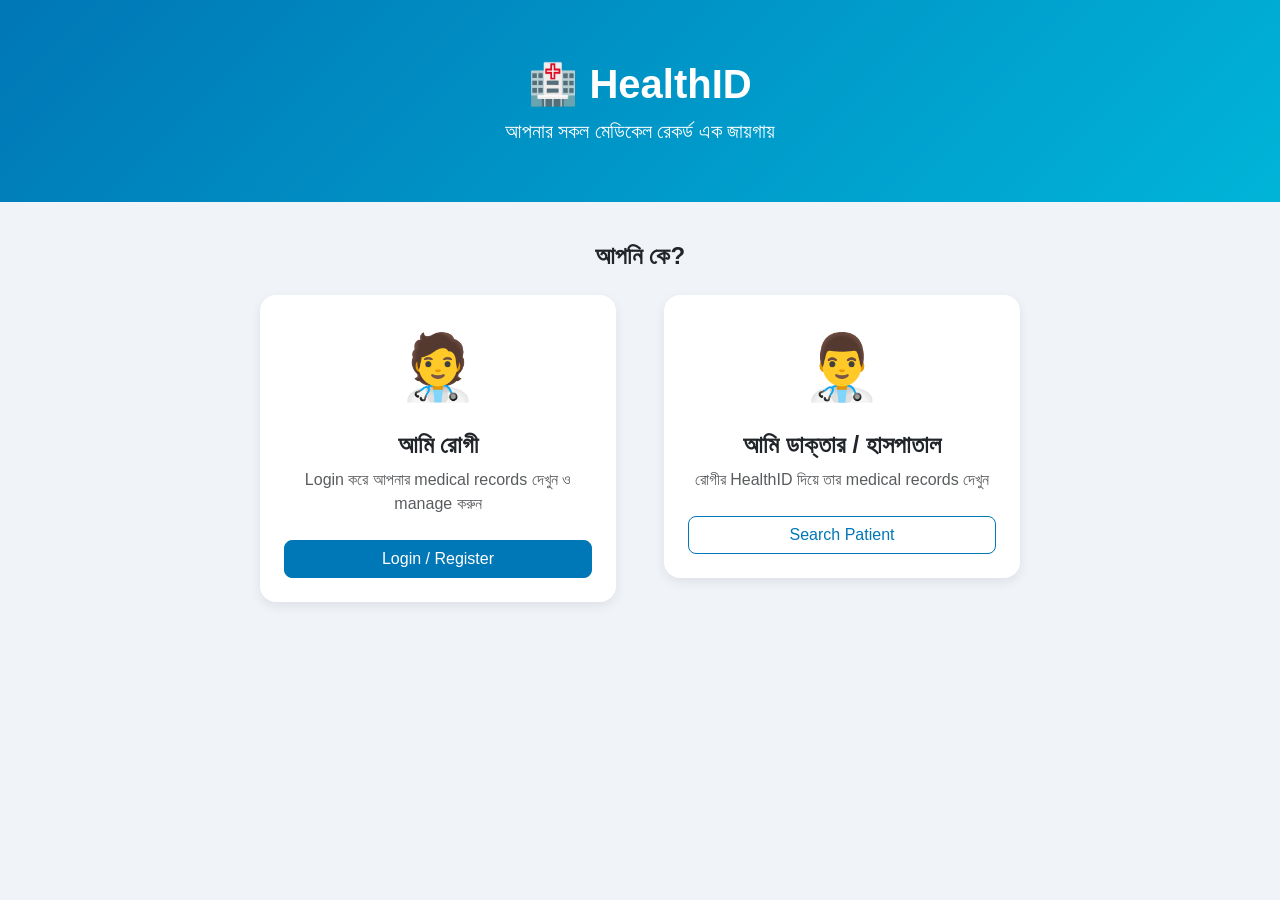
<file: templates/home.html>
<!DOCTYPE html>
<html lang="en">
<head>
    <meta charset="UTF-8">
    <meta name="viewport" content="width=device-width, initial-scale=1.0">
    <title>HealthID</title>
    <link href="https://cdn.jsdelivr.net/npm/bootstrap@5.3.0/dist/css/bootstrap.min.css" rel="stylesheet">
    <link rel="stylesheet" href="/static/styles.css">
    <style>
        .role-card {
            cursor: pointer;
            transition: transform 0.2s, box-shadow 0.2s;
            border-radius: 16px;
        }
        .role-card:hover {
            transform: translateY(-6px);
            box-shadow: 0 8px 24px rgba(0,0,0,0.15);
        }
        .hero {
            background: linear-gradient(135deg, #0077b6, #00b4d8);
            color: white;
            padding: 60px 0 40px 0;
            text-align: center;
            margin-bottom: 40px;
        }
    </style>
</head>
<body>
    <div class="hero">
        <h1 class="fw-bold">🏥 HealthID</h1>
        <p class="fs-5">আপনার সকল মেডিকেল রেকর্ড এক জায়গায়</p>
    </div>

    <div class="container">
        <h4 class="text-center mb-4 fw-bold">আপনি কে?</h4>
        <div class="row justify-content-center gap-4">

            <!-- Patient -->
            <div class="col-md-4">
                <a href="/login" class="text-decoration-none">
                    <div class="card role-card p-4 text-center">
                        <div style="font-size: 4rem;">🧑‍⚕️</div>
                        <h4 class="fw-bold mt-3">আমি রোগী</h4>
                        <p class="text-muted">Login করে আপনার medical records দেখুন ও manage করুন</p>
                        <button class="btn btn-primary w-100 mt-2">Login / Register</button>
                    </div>
                </a>
            </div>

            <!-- Doctor -->
            <div class="col-md-4">
                <a href="/search" class="text-decoration-none">
                    <div class="card role-card p-4 text-center">
                        <div style="font-size: 4rem;">👨‍⚕️</div>
                        <h4 class="fw-bold mt-3">আমি ডাক্তার / হাসপাতাল</h4>
                        <p class="text-muted">রোগীর HealthID দিয়ে তার medical records দেখুন</p>
                        <button class="btn btn-outline-primary w-100 mt-2">Search Patient</button>
                    </div>
                </a>
            </div>

        </div>
    </div>

    <script src="https://cdn.jsdelivr.net/npm/bootstrap@5.3.0/dist/js/bootstrap.bundle.min.js"></script>
</body>
</html>
</file>
<file: static/styles.css>
/* General */
body {
    background-color: #f0f4f8;
    font-family: 'Segoe UI', sans-serif;
}

/* Navbar */
.navbar {
    background-color: #0077b6 !important;
    box-shadow: 0 2px 8px rgba(0,0,0,0.15);
}

.navbar-brand {
    font-size: 1.4rem;
    font-weight: 700;
    letter-spacing: 1px;
}

/* Cards */
.card {
    border: none;
    border-radius: 16px;
    box-shadow: 0 4px 12px rgba(0,0,0,0.08);
    transition: transform 0.2s;
}

.card:hover {
    transform: translateY(-2px);
}

/* HealthID Badge */
.health-id-badge {
    background-color: #0077b6;
    color: white;
    padding: 8px 16px;
    border-radius: 20px;
    font-weight: bold;
    font-size: 1.1rem;
    letter-spacing: 2px;
}

/* Buttons */
.btn-primary {
    background-color: #0077b6;
    border-color: #0077b6;
    border-radius: 8px;
}

.btn-primary:hover {
    background-color: #005f8e;
    border-color: #005f8e;
}

.btn-outline-primary {
    color: #0077b6;
    border-color: #0077b6;
    border-radius: 8px;
}

.btn-outline-primary:hover {
    background-color: #0077b6;
}

/* Forms */
.form-control, .form-select {
    border-radius: 8px;
    border: 1px solid #ced4da;
    padding: 10px 14px;
}

.form-control:focus, .form-select:focus {
    border-color: #0077b6;
    box-shadow: 0 0 0 0.2rem rgba(0,119,182,0.25);
}

/* Record Cards */
.record-card {
    border-left: 4px solid #0077b6;
}

/* Profile Table */
.table td {
    padding: 6px 8px;
}

/* Alert */
.alert {
    border-radius: 10px;
}
</file>
